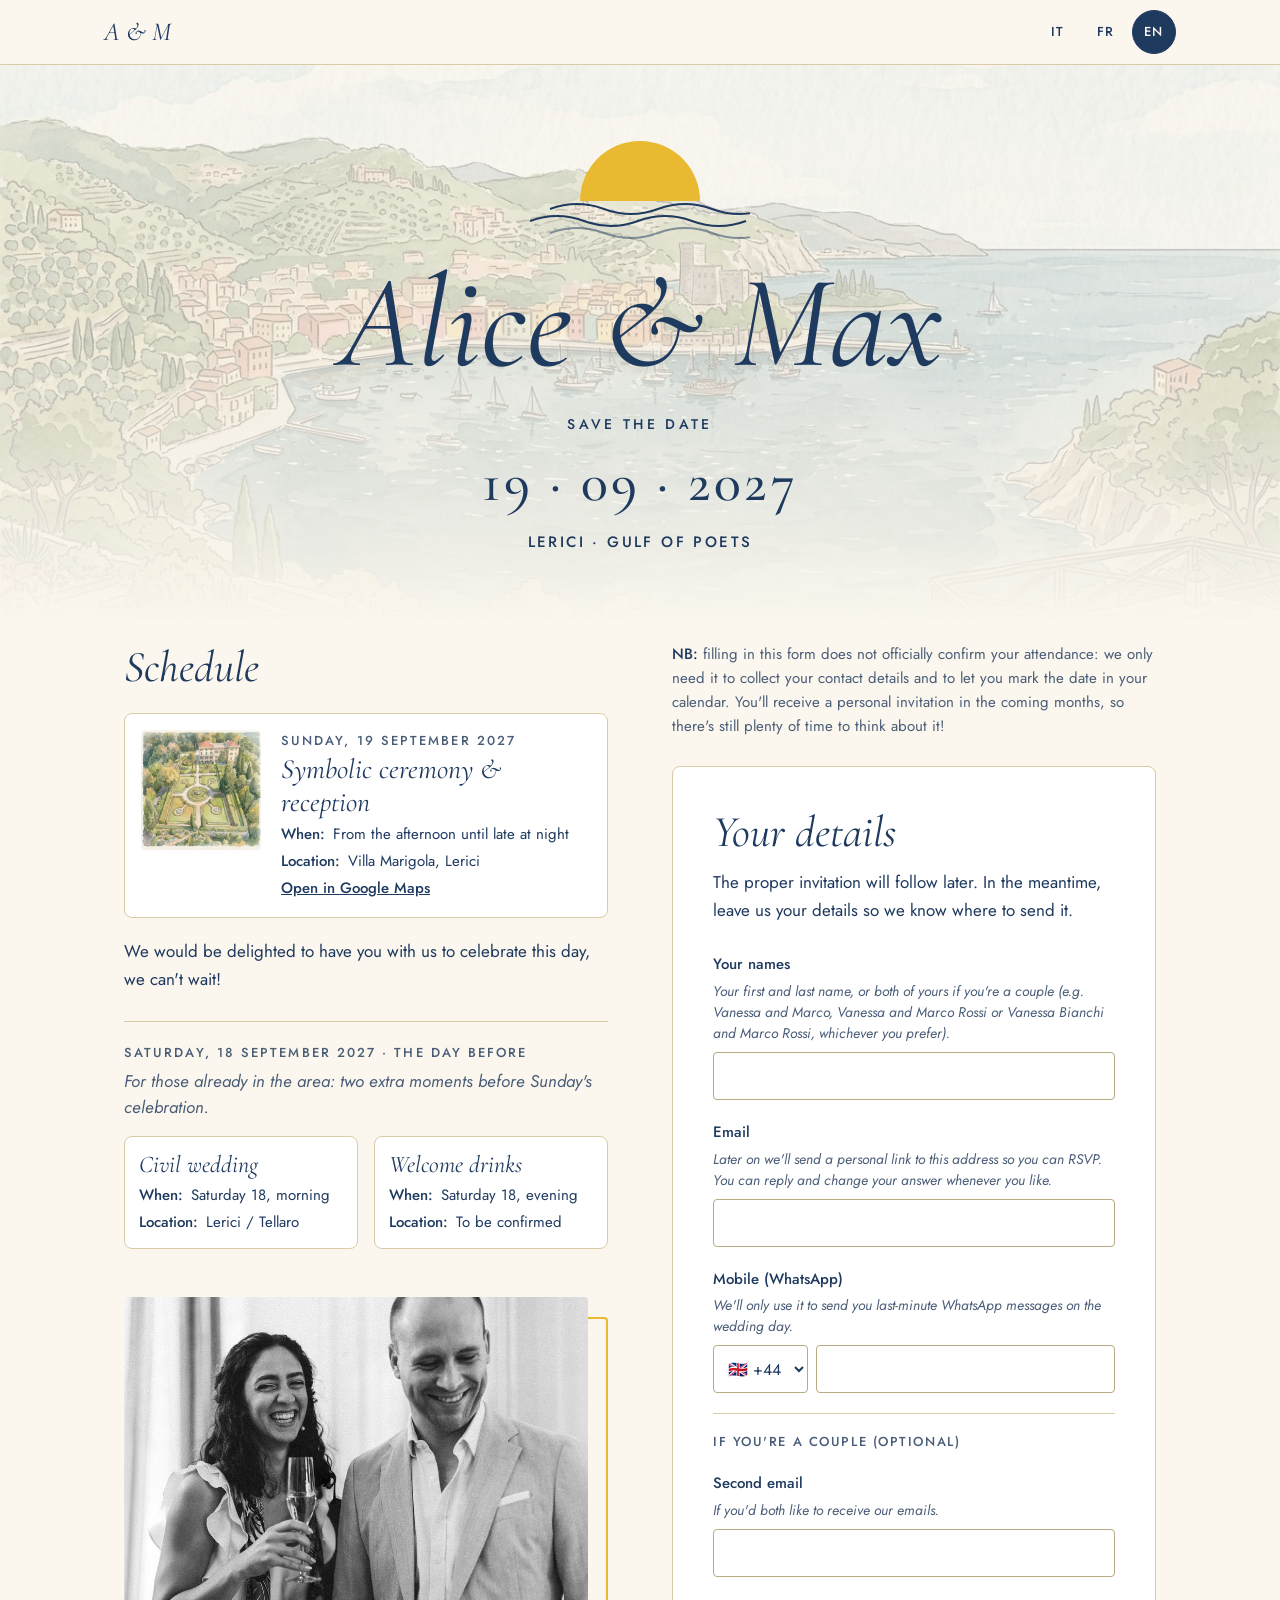
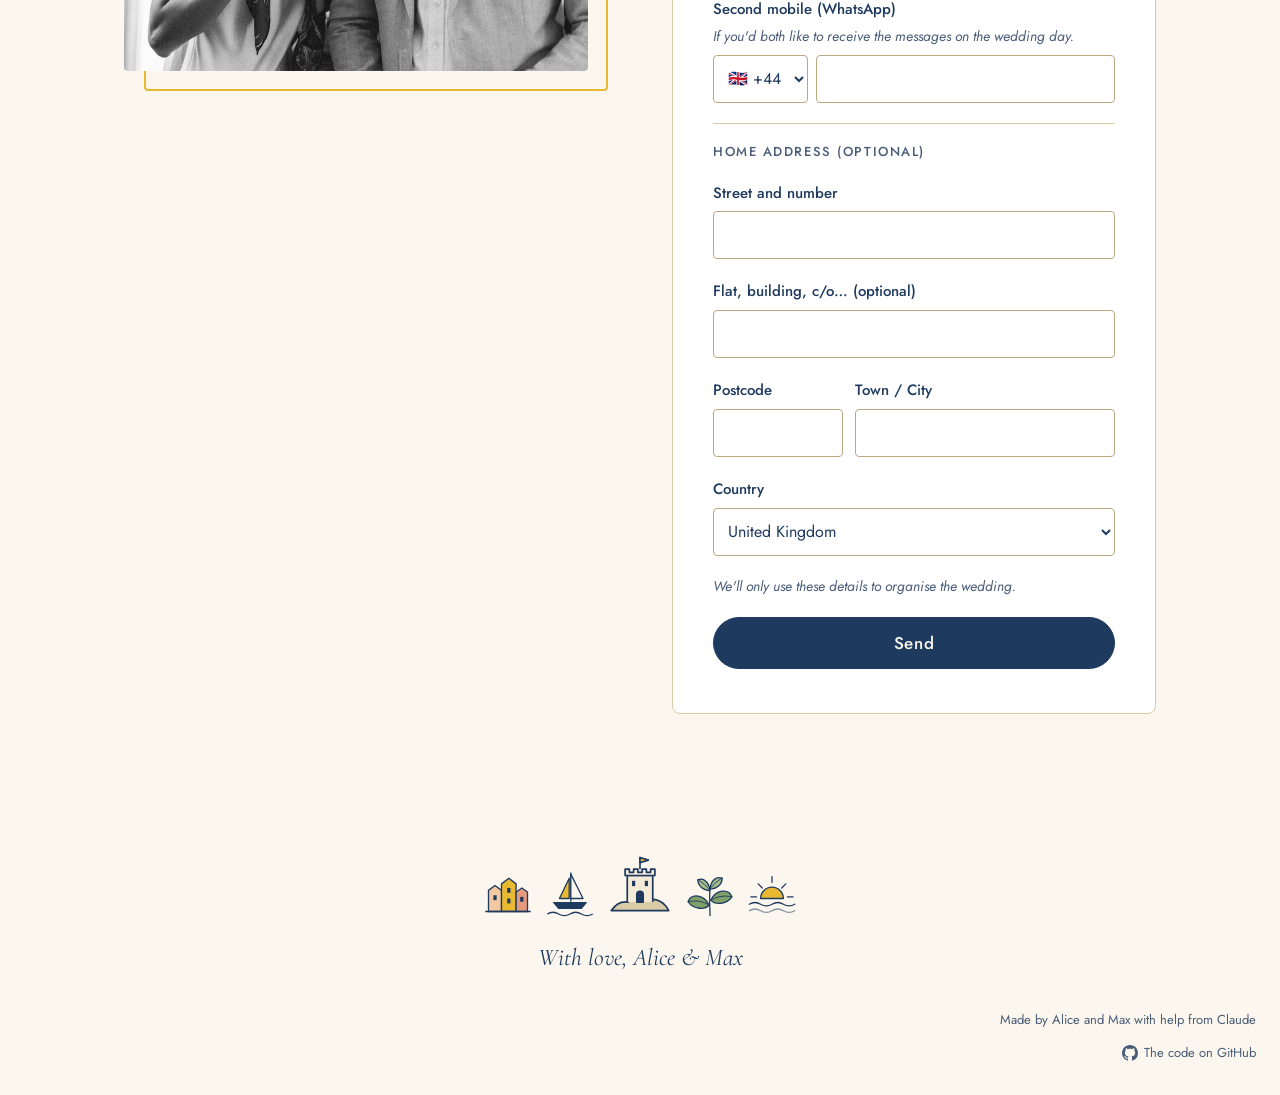
<file: index.html>
<!doctype html>
<html lang="it">
<head>
  <meta charset="utf-8">
  <meta name="viewport" content="width=device-width, initial-scale=1">
  <title>Alice &amp; Max · Save the date · 19.09.2027 · Lerici</title>
  <meta name="description" content="Alice & Max · Save the date · 19 settembre 2027 · Lerici">
  <meta name="theme-color" content="#FBF7EE">
  <link rel="icon" href="assets/favicon.svg" type="image/svg+xml">
  <link rel="preconnect" href="https://fonts.googleapis.com">
  <link rel="preconnect" href="https://fonts.gstatic.com" crossorigin>
  <link href="https://fonts.googleapis.com/css2?family=Cormorant+Garamond:ital,wght@0,400;0,500;1,400;1,500&family=Jost:wght@400;500&display=swap" rel="stylesheet">
  <link rel="stylesheet" href="css/style.css">
  <link rel="stylesheet" href="css/save-the-date.css">
</head>
<body>

<!-- =========================================================
     SAVE THE DATE — pagina provvisoria.
     Il sito completo (programma, viaggio, RSVP) è in sito-completo.html:
     per rimetterlo online vedi README.md, "Tornare al sito completo".
     ========================================================= -->

<!-- banda fissa in alto: le lingue restano a portata di mano anche scorrendo -->
<div class="std-bar">
  <header class="wrap top">
    <span class="mono" aria-label="Alice &amp; Max">A &amp; M</span>
    <div class="langs" role="group" aria-label="Lingua / Langue / Language">
      <button type="button" data-lang="it" aria-pressed="true">IT</button>
      <button type="button" data-lang="fr" aria-pressed="false">FR</button>
      <button type="button" data-lang="en" aria-pressed="false">EN</button>
    </div>
  </header>
</div>

<main>

  <!-- ======================= HERO (acquerello: css/style.css, sezione Hero) ======================= -->
  <section class="hero std-hero">
    <div class="wrap hero-inner">
      <svg width="220" height="120" viewBox="0 0 220 120" aria-hidden="true">
        <path d="M50 80 A60 60 0 0 1 170 80" fill="#E8B931"/>
        <path d="M20 88 Q47 78 74 88 T128 88 T182 88 T236 88" fill="none" stroke="#1F3A5F" stroke-width="2"/>
        <path d="M0 100 Q27 90 54 100 T108 100 T162 100 T216 100" fill="none" stroke="#1F3A5F" stroke-width="2"/>
        <path d="M20 112 Q47 102 74 112 T128 112 T182 112 T236 112" fill="none" stroke="#1F3A5F" stroke-width="2" opacity="0.5"/>
      </svg>
      <h1 class="names">Alice &amp; Max</h1>
      <div class="kicker std-kicker" data-i18n="kicker">Save the date</div>
      <div class="std-date">19 · 09 · 2027</div>
      <div class="place" data-i18n="place">Lerici · Golfo dei Poeti</div>
    </div>
  </section>

  <!-- ======================= PROGRAMMA + FOTO | CONTATTI ======================= -->
  <section class="wrap std" aria-labelledby="std-title">
    <div class="std-side">
      <!-- programma, per organizzare il viaggio: prima la festa, poi gli eventi del giorno prima -->
      <div class="std-events">
        <h2 data-i18n="eventsTitle">Programma</h2>
        <article class="std-event">
          <img src="assets/img/villa-marigola-giardino.jpg" width="800" height="793" alt="" data-i18n-alt="altVilla">
          <div>
            <div class="card-day" data-i18n="ev1Day">Domenica 19 settembre 2027</div>
            <h3 data-i18n="ev1Title">Cerimonia simbolica e ricevimento</h3>
            <dl class="facts">
              <div><dt data-i18n="labelWhen">Quando</dt><dd data-i18n="ev1When">Dal pomeriggio fino a tarda notte</dd></div>
              <div><dt data-i18n="labelPlace">Luogo</dt><dd>Villa Marigola, Lerici</dd></div>
            </dl>
            <a class="map-link" href="https://maps.app.goo.gl/RPm8QRS6ktQr2fqP8" target="_blank" rel="noopener" data-i18n="mapLink">Apri su Google Maps</a>
          </div>
        </article>

        <p class="std-joy" data-i18n="joyText">Saremmo felicissimi di avervi con noi a festeggiare questo giorno, non vediamo l'ora!</p>

        <!-- eventi collaterali, per chi è già in zona il giorno prima -->
        <div class="std-before">
          <div class="card-day" data-i18n="beforeDay">Sabato 18 settembre 2027 · Il giorno prima</div>
          <p class="std-before-note" data-i18n="beforeNote">Per chi è già in zona: due momenti in più, prima della festa di domenica.</p>
          <div class="std-before-events">
            <article class="std-mini">
              <h3 data-i18n="ev2Title">Matrimonio civile</h3>
              <dl class="facts">
                <div><dt data-i18n="labelWhen">Quando</dt><dd data-i18n="ev2When">Sabato 18, mattina</dd></div>
                <div><dt data-i18n="labelPlace">Luogo</dt><dd>Lerici / Tellaro</dd></div>
              </dl>
            </article>
            <article class="std-mini">
              <h3 data-i18n="ev3Title">Aperitivo di benvenuto</h3>
              <dl class="facts">
                <div><dt data-i18n="labelWhen">Quando</dt><dd data-i18n="ev3When">Sera</dd></div>
                <div><dt data-i18n="labelPlace">Luogo</dt><dd data-i18n="ev3Place">Da definire</dd></div>
              </dl>
            </article>
          </div>
        </div>
      </div>

      <figure class="std-photo">
        <img src="assets/img/alice-max.jpg" width="900" height="724" loading="lazy" alt="" data-i18n-alt="altPhoto">
      </figure>
    </div>

    <div class="std-main">
      <div class="std-message">
        <p class="std-nb"><strong data-i18n="nbLabel">NB:</strong> <span data-i18n="nbText">compilare questo modulo non conferma ufficialmente la vostra presenza: ci serve solo per raccogliere i vostri contatti e per farvi segnare la data sul calendario. Riceverete un invito personalizzato nei prossimi mesi, avete ancora tempo per pensarci!</span></p>
      </div>

      <div class="std-card">
        <div id="std-form-box">
          <h2 id="std-title" data-i18n="formTitle">I vostri contatti</h2>
          <p class="std-intro" data-i18n="intro">L'invito vero e proprio arriverà più avanti. Intanto lasciateci i vostri contatti, così sappiamo dove mandarvelo.</p>

          <form id="contact-form" class="stack" novalidate>
            <!-- trappola per i bot: invisibile alle persone -->
            <div class="hp" aria-hidden="true">
              <label for="website">Website</label>
              <input id="website" name="website" type="text" tabindex="-1" autocomplete="off">
            </div>

            <div class="field">
              <label for="name" data-i18n="nameLabel">I vostri nomi</label>
              <p id="name-help" class="help" data-i18n="nameHelp">Il tuo nome e cognome, oppure quelli di entrambi se siete in coppia (es. Vanessa e Marco, Vanessa e Marco Rossi oppure Vanessa Bianchi e Marco Rossi, come preferite).</p>
              <input id="name" name="name" type="text" maxlength="150" autocomplete="name" required aria-describedby="name-help name-error">
              <div id="name-error" class="error" role="alert" hidden></div>
            </div>

            <div class="field">
              <label for="email" data-i18n="emailLabel">Email</label>
              <p id="email-help" class="help" data-i18n="emailHelp">Più avanti vi manderemo qui un link personale per confermare la presenza. Potrete rispondere e cambiare la risposta quando volete.</p>
              <input id="email" name="email" type="email" maxlength="200" autocomplete="email" spellcheck="false" required aria-describedby="email-help email-error">
              <div id="email-error" class="error" role="alert" hidden></div>
            </div>

            <div class="field">
              <label for="phone1" data-i18n="phoneLabel">Cellulare (WhatsApp)</label>
              <p id="phone1-help" class="help" data-i18n="phoneHelp">Lo useremo solo per mandarvi messaggi dell'ultimo minuto su WhatsApp il giorno del matrimonio.</p>
              <div class="phone">
                <select id="cc1" class="cc" data-i18n-aria="ccLabel" aria-label="Prefisso del paese"></select>
                <input id="phone1" name="phone1" type="tel" maxlength="30" autocomplete="tel" inputmode="tel" required aria-describedby="phone1-help phone1-error">
              </div>
              <div id="phone1-error" class="error" role="alert" hidden></div>
            </div>

            <!-- campi facoltativi, per l'altra persona della coppia -->
            <fieldset class="optional">
              <legend data-i18n="optLegend">Se siete in coppia (facoltativo)</legend>

              <div class="field">
                <label for="email2" data-i18n="email2Label">Seconda email</label>
                <p id="email2-help" class="help" data-i18n="email2Help">Se volete ricevere entrambi le nostre email.</p>
                <input id="email2" name="email2" type="email" maxlength="200" autocomplete="off" spellcheck="false" aria-describedby="email2-help email2-error">
                <div id="email2-error" class="error" role="alert" hidden></div>
              </div>

              <div class="field">
                <label for="phone2" data-i18n="phone2Label">Secondo cellulare (WhatsApp)</label>
                <p id="phone2-help" class="help" data-i18n="phone2Help">Se volete ricevere entrambi i messaggi del giorno del matrimonio.</p>
                <div class="phone">
                  <select id="cc2" class="cc" data-i18n-aria="ccLabel" aria-label="Prefisso del paese"></select>
                  <input id="phone2" name="phone2" type="tel" maxlength="30" autocomplete="off" inputmode="tel" aria-describedby="phone2-help phone2-error">
                </div>
                <div id="phone2-error" class="error" role="alert" hidden></div>
              </div>
            </fieldset>

            <!-- indirizzo di casa: tutto facoltativo, ma chi comincia scrive via, CAP e città -->
            <fieldset class="optional">
              <legend data-i18n="addrLegend">Indirizzo di casa (facoltativo)</legend>

              <div class="field">
                <label for="street" data-i18n="streetLabel">Via e numero civico</label>
                <input id="street" name="street" type="text" maxlength="150" autocomplete="address-line1" aria-describedby="street-error">
                <div id="street-error" class="error" role="alert" hidden></div>
              </div>

              <div class="field">
                <label for="street2" data-i18n="street2Label">Scala, interno, presso… (facoltativo)</label>
                <input id="street2" name="street2" type="text" maxlength="150" autocomplete="address-line2">
              </div>

              <div class="addr-row">
                <div class="field addr-zip">
                  <label for="zip" data-i18n="zipLabel">CAP</label>
                  <input id="zip" name="zip" type="text" maxlength="12" autocomplete="postal-code" spellcheck="false" aria-describedby="zip-error">
                </div>
                <div class="field addr-city">
                  <label for="city" data-i18n="cityLabel">Città</label>
                  <input id="city" name="city" type="text" maxlength="100" autocomplete="address-level2" aria-describedby="city-error">
                </div>
              </div>
              <div id="zip-error" class="error" role="alert" hidden></div>
              <div id="city-error" class="error" role="alert" hidden></div>

              <div class="field">
                <label for="country" data-i18n="countryLabel">Paese</label>
                <select id="country" class="country" autocomplete="country"></select>
              </div>
            </fieldset>

            <p class="help privacy" data-i18n="privacy">Useremo questi dati solo per organizzare il matrimonio.</p>

            <div class="std-actions">
              <button type="button" id="cancel-btn" class="btn btn-ghost btn-wide" data-i18n="cancelEdit" hidden>Annulla</button>
              <button class="btn btn-wide" type="submit" id="send-btn" data-i18n="send">Invia</button>
            </div>
            <p id="send-wait" class="wait" role="status" data-i18n="slowWait" hidden>Un attimo, ci vuole qualche secondo…</p>
            <div id="send-error" class="error" role="alert" hidden></div>
          </form>

          <p id="demo-note" class="demo-note" data-i18n="demoNote" hidden>Modalità di prova: i dati non vengono inviati a nessuno.</p>
        </div>

        <!-- dopo l'invio, oppure tornando dallo stesso dispositivo: cosa è stato salvato -->
        <div id="std-thanks" class="std-thanks" hidden>
          <h2 id="thanks-title" tabindex="-1"></h2>
          <p id="thanks-body"></p>
          <p class="mail-hint" data-i18n="mailHint">Vi abbiamo mandato una mail di conferma. Non la trovate? Guardate nello spam o nelle promozioni e segnatela come «Non è spam»: così vi arriverà anche l'invito.</p>
          <div class="summary">
            <p data-i18n="summaryIntro">Ecco cosa abbiamo salvato:</p>
            <dl>
              <div><dt data-i18n="sumNames">Nomi</dt><dd id="sum-names"></dd></div>
              <div><dt data-i18n="sumEmail">Email</dt><dd id="sum-email"></dd></div>
              <div><dt data-i18n="sumPhones">Cellulari</dt><dd id="sum-phones"></dd></div>
              <div id="sum-address-row" hidden><dt data-i18n="sumAddress">Indirizzo</dt><dd id="sum-address"></dd></div>
            </dl>
          </div>
          <p class="help" data-i18n="editHint">Qualcosa non va? Potete correggere i dati quando volete.</p>
          <button type="button" id="edit-btn" class="btn btn-ghost" data-i18n="editBtn">Modifica i contatti</button>
        </div>
      </div>
    </div>
  </section>

</main>

<footer>
  <div class="symbols" aria-hidden="true">
    <!-- case colorate -->
    <svg viewBox="0 0 64 64"><g stroke="currentColor" stroke-width="1.6" stroke-linejoin="round"><path d="M8 56V30l8-6 8 6v26z" fill="#F2C9A0"/><path d="M24 56V22l9-7 9 7v34z" fill="#E8B931"/><path d="M42 56V32l7-5 7 5v24z" fill="#E59A7E"/><path d="M4 56h56" fill="none"/></g><g fill="currentColor"><rect x="14" y="36" width="4" height="6"/><rect x="31" y="27" width="4" height="6"/><rect x="31" y="40" width="4" height="6"/><rect x="47" y="38" width="4" height="6"/></g></svg>
    <!-- barca a vela -->
    <svg viewBox="0 0 64 64"><g stroke="currentColor" stroke-width="1.6" stroke-linejoin="round"><path d="M33 8v36" fill="none"/><path d="M33 10l15 30H33z" fill="#FBF7EE"/><path d="M31 15L19 40h12z" fill="#E8B931"/><path d="M12 45h40l-6 7H18z" fill="currentColor"/><path d="M4 59c5-3 9-3 14 0s9 3 14 0 9-3 14 0 9 3 14 0" fill="none"/></g></svg>
    <!-- castello di San Giorgio -->
    <svg viewBox="0 0 64 64" class="big"><g stroke="currentColor" stroke-width="1.6" stroke-linejoin="round"><path d="M5 57c4-6 10-9 16-8 4-5 14-6 20-2 6-2 14 2 18 10z" fill="#D9CBA6"/><path d="M20 49V24h24v25" fill="#F3EBD7"/><path d="M18 24V18h4v3h4v-3h4v3h4v-3h4v3h4v-3h4v6z" fill="#F3EBD7"/><path d="M29 49v-7a3 3 0 0 1 6 0v7z" fill="currentColor"/><path d="M32 18V7" fill="none"/><path d="M32 7l8 2.5-8 2.5z" fill="#E8B931"/></g><g fill="currentColor"><rect x="24.5" y="29" width="3" height="5"/><rect x="36.5" y="29" width="3" height="5"/></g></svg>
    <!-- basilico -->
    <svg viewBox="0 0 64 64"><g stroke="currentColor" stroke-width="1.6" stroke-linejoin="round" stroke-linecap="round"><path d="M32 61C32 52 31 42 32 26" fill="none"/><path d="M31 48C26 54 12 54 5 44C9 33 25 35 31 48z" fill="#7FA06A"/><path d="M33 42C38 48 52 48 59 38C55 27 39 29 33 42z" fill="#7FA06A"/><path d="M32 30C25 31 17 25 17 17C25 14 31 21 32 30z" fill="#A3BD8A"/><path d="M32 28C39 29 47 23 47 15C39 12 33 19 32 28z" fill="#A3BD8A"/><path d="M31 48C23 43 14 42 5 44M33 42C41 37 50 36 59 38M32 30C28 25 23 20 17 17M32 28C36 23 41 18 47 15" fill="none" stroke-width="1.1"/></g></svg>
    <!-- sole sul mare -->
    <svg viewBox="0 0 64 64"><g stroke="currentColor" stroke-width="1.6" stroke-linejoin="round" stroke-linecap="round"><path d="M18 40a14 14 0 0 1 28 0z" fill="#E8B931"/><path d="M32 20v-7M20 27l-5-5M44 27l5-5M13 38H6M51 38h7" fill="none"/><path d="M4 47c5-3 9-3 14 0s9 3 14 0 9-3 14 0 9 3 14 0" fill="none"/><path d="M4 55c5-3 9-3 14 0s9 3 14 0 9-3 14 0 9 3 14 0" fill="none" opacity=".55"/></g></svg>
  </div>
  <p data-i18n="footer">Con amore, Alice &amp; Max</p>
  <p class="credits" data-i18n="credits">Realizzato da Alice e Max con l'aiuto di Claude</p>
  <p class="credits"><a href="https://github.com/abiolchi/matrimonio-sito" target="_blank" rel="noopener">
    <svg viewBox="0 0 16 16" width="16" height="16" aria-hidden="true"><path fill="currentColor" d="M8 0C3.58 0 0 3.58 0 8c0 3.54 2.29 6.53 5.47 7.59.4.07.55-.17.55-.38 0-.19-.01-.82-.01-1.49-2.01.37-2.53-.49-2.69-.94-.09-.23-.48-.94-.82-1.13-.28-.15-.68-.52-.01-.53.63-.01 1.08.58 1.23.82.72 1.21 1.87.87 2.33.66.07-.52.28-.87.51-1.07-1.78-.2-3.64-.89-3.64-3.95 0-.87.31-1.59.82-2.15-.08-.2-.36-1.02.08-2.12 0 0 .67-.21 2.2.82.64-.18 1.32-.27 2-.27.68 0 1.36.09 2 .27 1.53-1.04 2.2-.82 2.2-.82.44 1.1.16 1.92.08 2.12.51.56.82 1.27.82 2.15 0 3.07-1.87 3.75-3.65 3.95.29.25.54.73.54 1.48 0 1.07-.01 1.93-.01 2.2 0 .21.15.46.55.38A8.013 8.013 0 0 0 16 8c0-4.42-3.58-8-8-8z"/></svg>
    <span data-i18n="sourceLink">Il codice su GitHub</span></a></p>
</footer>

<script src="js/config.js"></script>
<script src="js/save-the-date-i18n.js"></script>
<script src="js/save-the-date.js"></script>
</body>
</html>
</file>
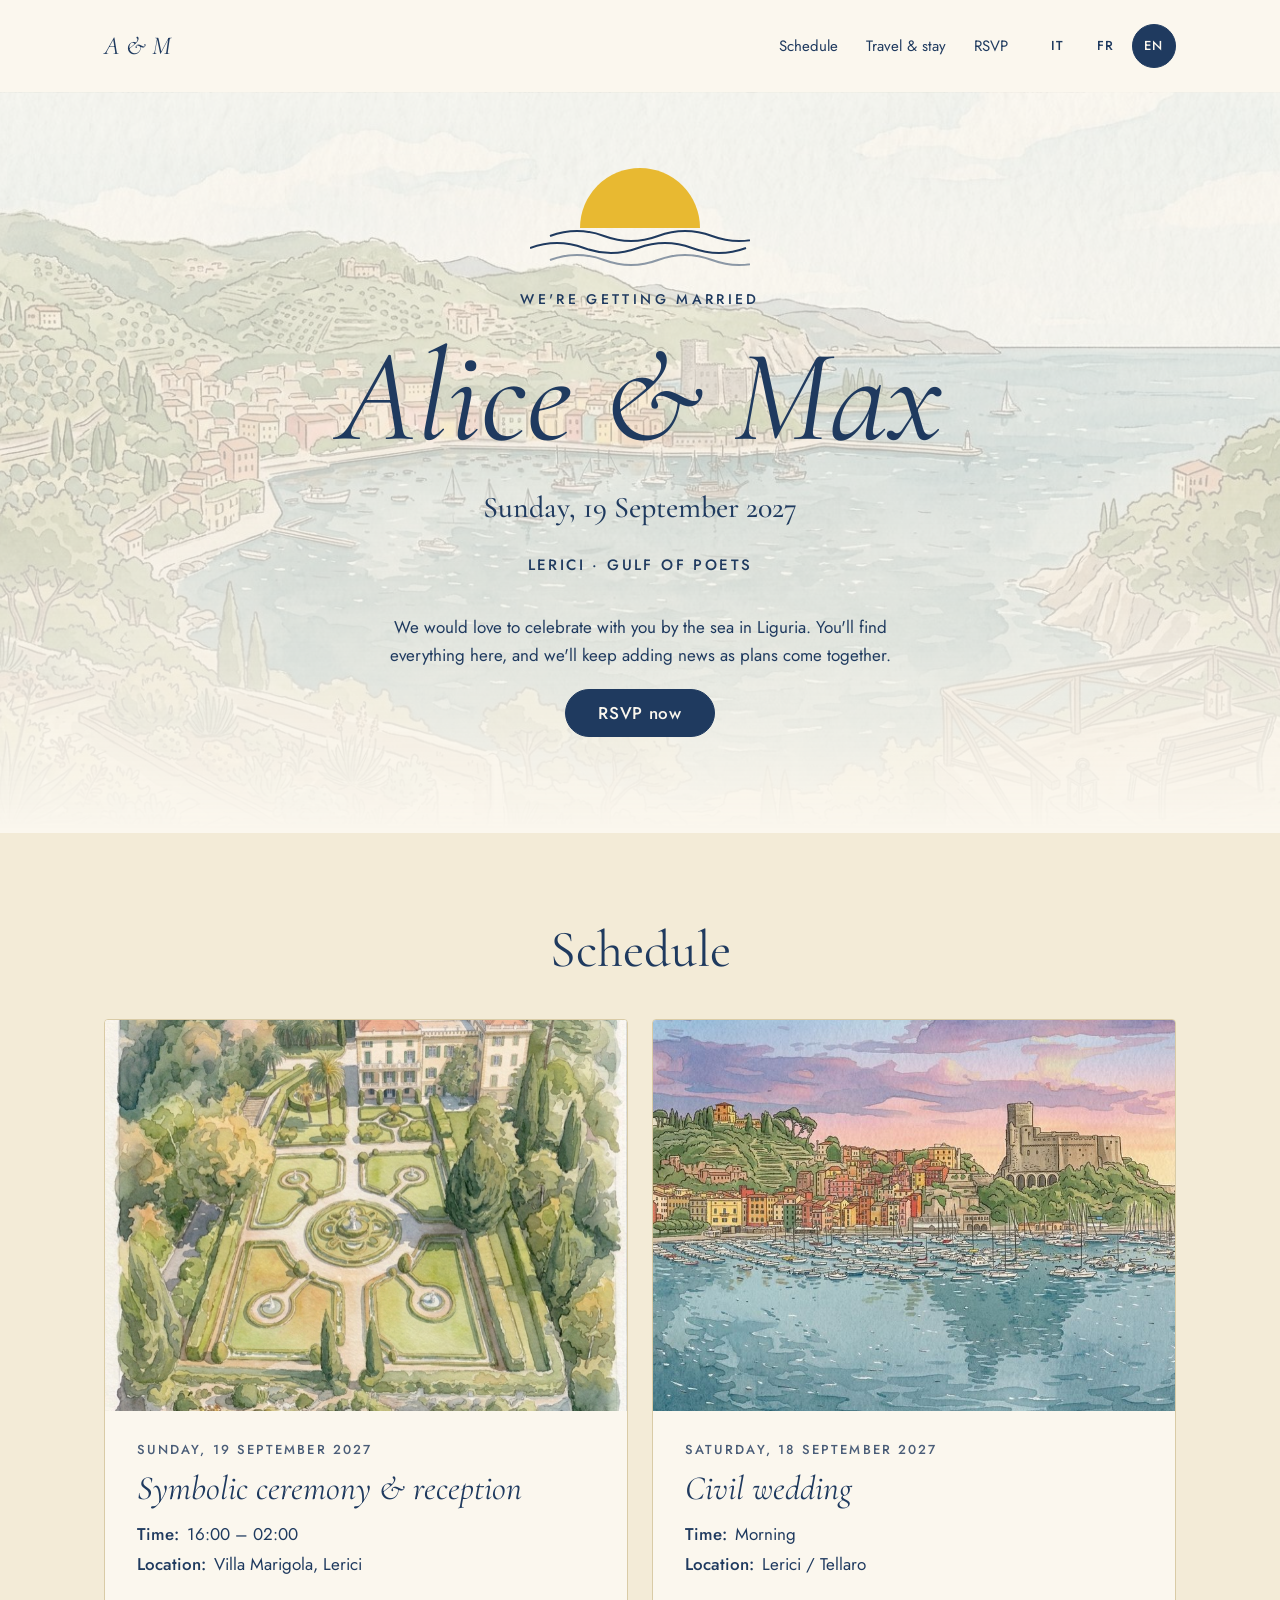
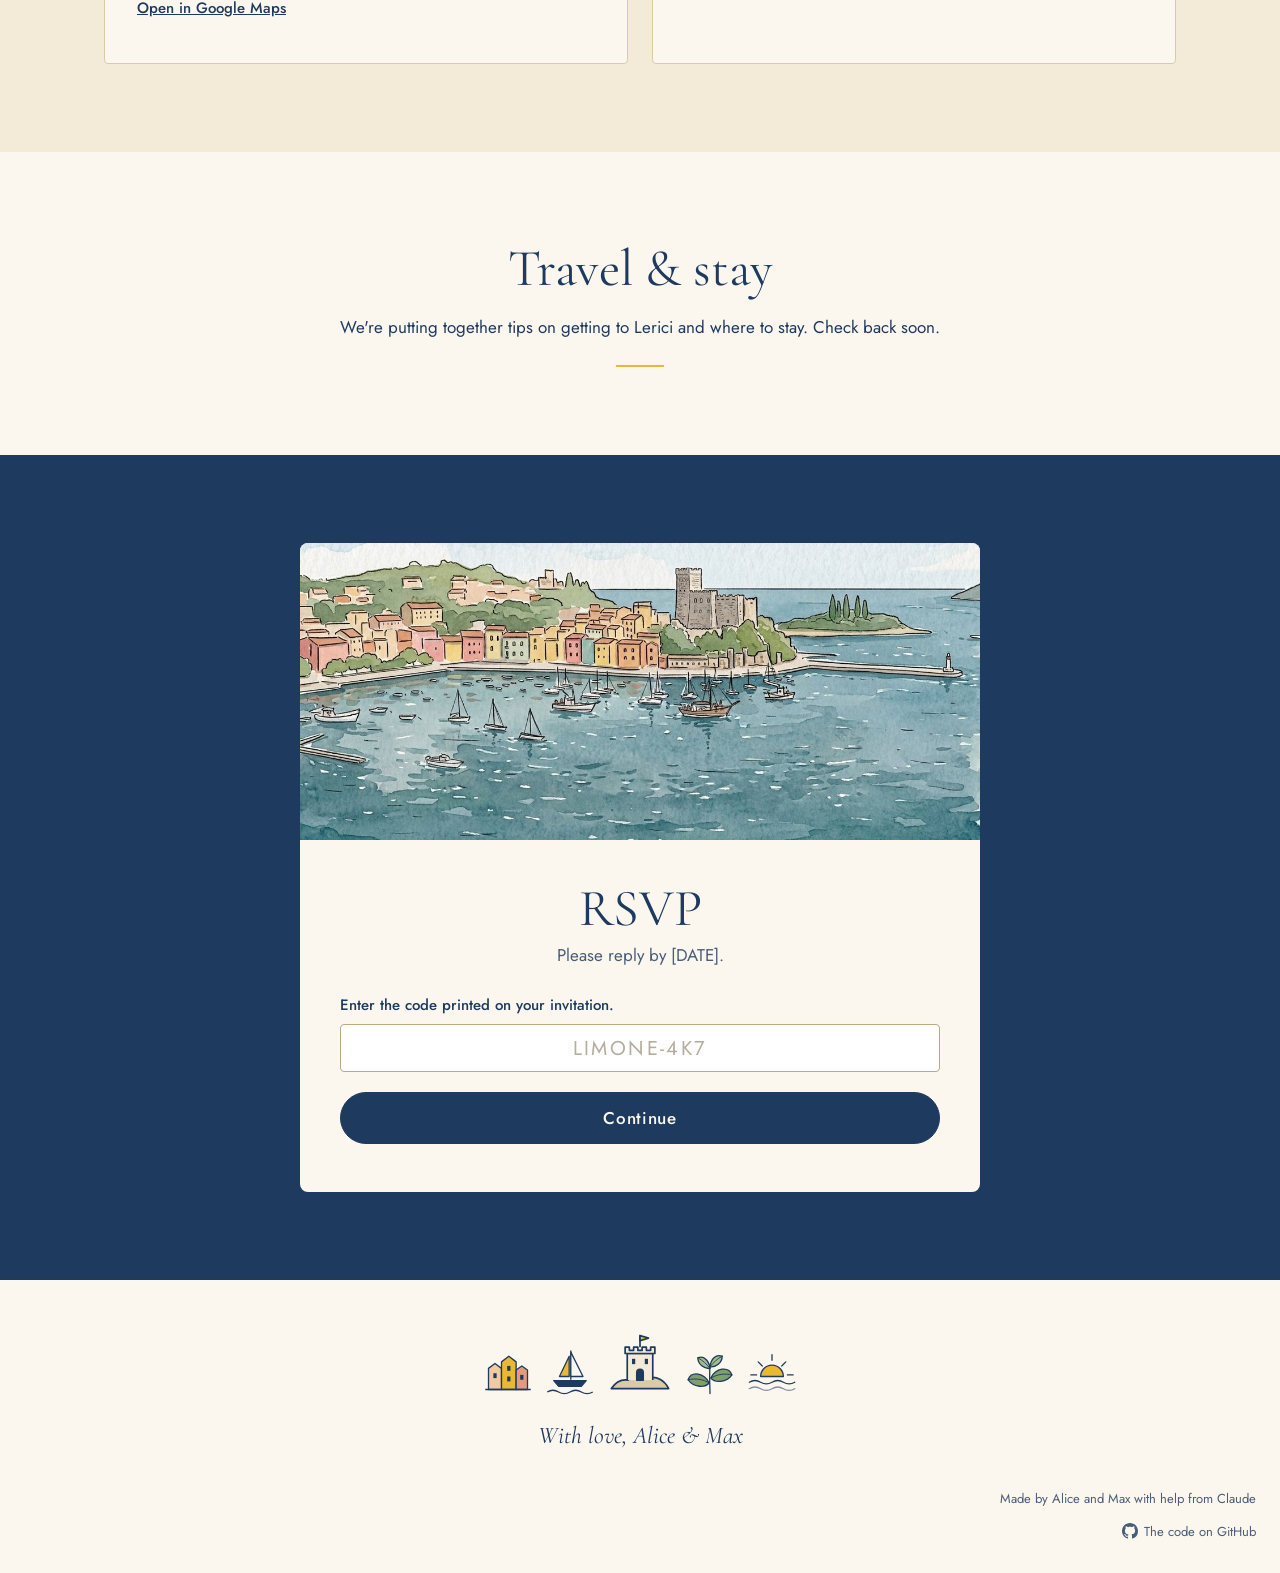
<file: sito-completo.html>
<!doctype html>
<html lang="it">
<head>
  <meta charset="utf-8">
  <meta name="viewport" content="width=device-width, initial-scale=1">
  <title>Alice &amp; Max · 19.09.2027 · Lerici</title>
  <meta name="description" content="Alice & Max · 19 settembre 2027 · Lerici">
  <meta name="theme-color" content="#FBF7EE">
  <link rel="icon" href="assets/favicon.svg" type="image/svg+xml">
  <link rel="preconnect" href="https://fonts.googleapis.com">
  <link rel="preconnect" href="https://fonts.gstatic.com" crossorigin>
  <link href="https://fonts.googleapis.com/css2?family=Cormorant+Garamond:ital,wght@0,400;0,500;1,400;1,500&family=Jost:wght@400;500&display=swap" rel="stylesheet">
  <link rel="stylesheet" href="css/style.css">
</head>
<body>

<header class="wrap top">
  <a class="mono" href="#top" aria-label="Alice &amp; Max">A &amp; M</a>
  <nav aria-label="Menu">
    <a href="#day" data-i18n="navDay">Programma</a>
    <a href="#travel" data-i18n="navTravel">Viaggio e alloggio</a>
    <a href="#rsvp" data-i18n="navRsvp">RSVP</a>
    <div class="langs" role="group" aria-label="Lingua / Langue / Language">
      <button type="button" data-lang="it" aria-pressed="true">IT</button>
      <button type="button" data-lang="fr" aria-pressed="false">FR</button>
      <button type="button" data-lang="en" aria-pressed="false">EN</button>
    </div>
  </nav>
</header>

<main id="top">

  <!-- ======================= HERO (acquerello: css/style.css, sezione Hero) ======================= -->
  <section class="hero">
    <div class="wrap hero-inner">
      <svg width="220" height="120" viewBox="0 0 220 120" aria-hidden="true">
        <path d="M50 80 A60 60 0 0 1 170 80" fill="#E8B931"/>
        <path d="M20 88 Q47 78 74 88 T128 88 T182 88 T236 88" fill="none" stroke="#1F3A5F" stroke-width="2"/>
        <path d="M0 100 Q27 90 54 100 T108 100 T162 100 T216 100" fill="none" stroke="#1F3A5F" stroke-width="2"/>
        <path d="M20 112 Q47 102 74 112 T128 112 T182 112 T236 112" fill="none" stroke="#1F3A5F" stroke-width="2" opacity="0.5"/>
      </svg>
      <div class="kicker" data-i18n="kicker">Ci sposiamo</div>
      <h1 class="names">Alice &amp; Max</h1>
      <div class="date" data-i18n="date">Domenica 19 settembre 2027</div>
      <div class="place" data-i18n="place">Lerici · Golfo dei Poeti</div>
      <p class="intro" data-i18n="intro">Saremmo felici di festeggiare con voi in riva al mare, in Liguria. Qui troverete tutte le informazioni, che aggiorneremo man mano.</p>
      <a class="btn" href="#rsvp" data-i18n="cta">Conferma la presenza</a>
    </div>
  </section>

  <!-- ======================= PROGRAMMA ======================= -->
  <section id="day" class="day">
    <div class="wrap">
      <h2 data-i18n="dayTitle">Programma</h2>
      <div class="cards">
        <article class="card">
          <img src="assets/img/villa-marigola-giardino.jpg" width="800" height="793" loading="lazy" alt="" data-i18n-alt="altVilla">
          <div class="card-body">
            <div class="card-day" data-i18n="ev1Day">Domenica 19 settembre 2027</div>
            <h3 class="title" data-i18n="ev1Title">Cerimonia simbolica e ricevimento</h3>
            <dl class="facts">
              <div><dt data-i18n="labelTime">Orario</dt><dd>16:00 – 02:00</dd></div>
              <div><dt data-i18n="labelPlace">Luogo</dt><dd>Villa Marigola, Lerici</dd></div>
            </dl>
            <a class="map-link" href="https://maps.app.goo.gl/RPm8QRS6ktQr2fqP8" target="_blank" rel="noopener" data-i18n="mapLink">Apri su Google Maps</a>
          </div>
        </article>
        <article class="card">
          <img src="assets/img/castello-lerici.jpg" width="800" height="796" loading="lazy" alt="" data-i18n-alt="altCastle">
          <div class="card-body">
            <div class="card-day" data-i18n="ev2Day">Sabato 18 settembre 2027</div>
            <h3 class="title" data-i18n="ev2Title">Matrimonio civile</h3>
            <dl class="facts">
              <div><dt data-i18n="labelTime">Orario</dt><dd data-i18n="ev2Time">Mattina</dd></div>
              <div><dt data-i18n="labelPlace">Luogo</dt><dd>Lerici / Tellaro</dd></div>
            </dl>
          </div>
        </article>
      </div>
    </div>
  </section>

  <!-- ======================= VIAGGIO ======================= -->
  <section id="travel" class="wrap travel">
    <h2 data-i18n="travelTitle">Viaggio e alloggio</h2>
    <p data-i18n="travelBody">Stiamo preparando consigli su come arrivare a Lerici e dove dormire. Torna presto a trovarci.</p>
    <div class="rule" aria-hidden="true"></div>
  </section>

  <!-- ======================= RSVP ======================= -->
  <section id="rsvp" class="rsvp">
    <div class="panel" id="rsvp-panel">

      <!-- Passo 1: codice dell'invito -->
      <div id="step-code">
        <img class="panel-cover" src="assets/img/lerici-porto.jpg" width="1200" height="670" loading="lazy" alt="" data-i18n-alt="altPort">
        <div class="panel-inner">
          <div class="panel-head">
            <h2>RSVP</h2>
            <p data-i18n="rsvpSub">Ti chiediamo di rispondere entro il [DATA].</p>
          </div>
          <form id="code-form" class="stack" novalidate>
            <div class="field">
              <label for="code" data-i18n="codeIntro">Inserisci il codice che trovi sul tuo invito.</label>
              <input id="code" name="code" type="text" autocomplete="off" autocapitalize="characters" spellcheck="false" placeholder="LIMONE-4K7" aria-describedby="code-error">
              <div id="code-error" class="error" role="alert" hidden></div>
            </div>
            <button class="btn btn-wide" type="submit" id="code-btn" data-i18n="codeBtn">Continua</button>
            <p id="code-wait" class="wait" role="status" data-i18n="slowWait" hidden>Un attimo, ci vuole qualche secondo…</p>
          </form>
          <div id="demo-note" class="demo-note" hidden>
            <span data-i18n="demoNote">Modalità di prova</span>
            <span id="demo-codes" class="demo-codes"></span>
          </div>
        </div>
      </div>

      <!-- Passo 2: modulo personalizzato -->
      <form id="rsvp-form" class="panel-inner" novalidate hidden>
        <div class="hello">
          <h2 id="hello" tabindex="-1"></h2>
          <p id="hello-sub"></p>
          <p id="already" class="note" hidden></p>
          <button type="button" id="not-me" class="link-btn" data-i18n="notMe">Non sei tu? Inserisci un altro codice</button>
        </div>

        <!-- trappola per i bot: invisibile alle persone -->
        <div class="hp" aria-hidden="true">
          <label for="website">Website</label>
          <input id="website" name="website" type="text" tabindex="-1" autocomplete="off">
        </div>

        <!-- Parte 1: domenica -->
        <section id="part1" class="part" aria-labelledby="q1">
          <div class="event">
            <img src="assets/img/villa-marigola-giardino.jpg" width="800" height="793" alt="" data-i18n-alt="altVilla">
            <div>
              <div class="part-label" data-i18n="part1">Parte 1</div>
              <h3 data-i18n="ev1Title">Cerimonia simbolica e ricevimento</h3>
              <dl class="facts">
                <div><dt data-i18n="labelDate">Data</dt><dd data-i18n="ev1Day">Domenica 19 settembre 2027</dd></div>
                <div><dt data-i18n="labelTime">Orario</dt><dd>16:00 – 02:00</dd></div>
                <div><dt data-i18n="labelPlace">Luogo</dt><dd>Villa Marigola, Lerici</dd></div>
              </dl>
              <a class="map-link" href="https://maps.app.goo.gl/RPm8QRS6ktQr2fqP8" target="_blank" rel="noopener" data-i18n="mapLink">Apri su Google Maps</a>
            </div>
          </div>
          <fieldset>
            <legend id="q1"></legend>
            <div id="rows-sun" class="people"></div>
            <!-- +1: solo per gli inviti con una persona; segnarlo qui vuol dire che viene domenica -->
            <div id="plus-box-sun" class="plus" hidden>
              <label class="check">
                <input type="checkbox" id="plus-on-sun">
                <span data-i18n="plusLabel">Porto un accompagnatore (+1)</span>
              </label>
              <div id="plus-fields-sun" class="field" hidden>
                <label for="plus-name-sun" data-i18n="plusNameLabel">Nome e cognome dell'accompagnatore</label>
                <input id="plus-name-sun" type="text" maxlength="100" autocomplete="off" aria-describedby="err-plus-sun">
                <div id="err-plus-sun" class="error" role="alert" data-i18n="errPlusName" hidden>Scrivi il nome dell'accompagnatore.</div>
              </div>
            </div>
          </fieldset>
          <div id="err-sun" class="error" role="alert" data-i18n="errAnswerAll" hidden>Rispondi per ogni persona.</div>
          <div class="actions">
            <button type="button" id="next-btn" class="btn btn-wide" data-i18n="next">Avanti</button>
            <button type="submit" id="send-btn-1" class="btn btn-wide" data-i18n="send" hidden>Invia</button>
          </div>
        </section>

        <!-- Parte 2: matrimonio civile di sabato (solo per chi è invitato al civile) -->
        <section id="part2" class="part" aria-labelledby="q2" hidden>
          <div class="event">
            <img src="assets/img/castello-lerici.jpg" width="800" height="796" alt="" data-i18n-alt="altCastle">
            <div>
              <div class="part-label" data-i18n="part2">Parte 2</div>
              <h3 data-i18n="ev2Title">Matrimonio civile</h3>
              <dl class="facts">
                <div><dt data-i18n="labelDate">Data</dt><dd data-i18n="ev2Day">Sabato 18 settembre 2027</dd></div>
                <div><dt data-i18n="labelTime">Orario</dt><dd data-i18n="ev2Time">Mattina</dd></div>
                <div><dt data-i18n="labelPlace">Luogo</dt><dd>Lerici / Tellaro</dd></div>
              </dl>
            </div>
          </div>
          <fieldset>
            <legend id="q2"></legend>
            <div id="rows-mon" class="people"></div>
            <!-- +1 solo per il civile: compare se non è stato segnato nella Parte 1 -->
            <div id="plus-box-mon" class="plus" hidden>
              <label class="check">
                <input type="checkbox" id="plus-on-mon">
                <span data-i18n="plusLabel">Porto un accompagnatore (+1)</span>
              </label>
              <div id="plus-fields-mon" class="field" hidden>
                <label for="plus-name-mon" data-i18n="plusNameLabel">Nome e cognome dell'accompagnatore</label>
                <input id="plus-name-mon" type="text" maxlength="100" autocomplete="off" aria-describedby="err-plus-mon">
                <div id="err-plus-mon" class="error" role="alert" data-i18n="errPlusName" hidden>Scrivi il nome dell'accompagnatore.</div>
              </div>
            </div>
          </fieldset>
          <div id="err-mon" class="error" role="alert" data-i18n="errAnswerAll" hidden>Rispondi per ogni persona.</div>
          <div class="actions">
            <button type="button" id="back-btn" class="btn btn-ghost" data-i18n="back">Indietro</button>
            <button type="submit" id="send-btn-2" class="btn btn-wide" data-i18n="send">Invia</button>
          </div>
        </section>

        <p id="send-wait" class="wait" role="status" data-i18n="slowWait" hidden>Un attimo, ci vuole qualche secondo…</p>
        <div id="send-error" class="error" role="alert" hidden></div>
      </form>

      <!-- Passo 3: grazie -->
      <div id="thanks" class="panel-inner thanks" hidden>
        <div class="symbols" aria-hidden="true">
          <!-- case colorate -->
          <svg viewBox="0 0 64 64"><g stroke="currentColor" stroke-width="1.6" stroke-linejoin="round"><path d="M8 56V30l8-6 8 6v26z" fill="#F2C9A0"/><path d="M24 56V22l9-7 9 7v34z" fill="#E8B931"/><path d="M42 56V32l7-5 7 5v24z" fill="#E59A7E"/><path d="M4 56h56" fill="none"/></g><g fill="currentColor"><rect x="14" y="36" width="4" height="6"/><rect x="31" y="27" width="4" height="6"/><rect x="31" y="40" width="4" height="6"/><rect x="47" y="38" width="4" height="6"/></g></svg>
          <!-- barca a vela -->
          <svg viewBox="0 0 64 64"><g stroke="currentColor" stroke-width="1.6" stroke-linejoin="round"><path d="M33 8v36" fill="none"/><path d="M33 10l15 30H33z" fill="#FBF7EE"/><path d="M31 15L19 40h12z" fill="#E8B931"/><path d="M12 45h40l-6 7H18z" fill="currentColor"/><path d="M4 59c5-3 9-3 14 0s9 3 14 0 9-3 14 0 9 3 14 0" fill="none"/></g></svg>
          <!-- castello di San Giorgio -->
          <svg viewBox="0 0 64 64" class="big"><g stroke="currentColor" stroke-width="1.6" stroke-linejoin="round"><path d="M5 57c4-6 10-9 16-8 4-5 14-6 20-2 6-2 14 2 18 10z" fill="#D9CBA6"/><path d="M20 49V24h24v25" fill="#F3EBD7"/><path d="M18 24V18h4v3h4v-3h4v3h4v-3h4v3h4v-3h4v6z" fill="#F3EBD7"/><path d="M29 49v-7a3 3 0 0 1 6 0v7z" fill="currentColor"/><path d="M32 18V7" fill="none"/><path d="M32 7l8 2.5-8 2.5z" fill="#E8B931"/></g><g fill="currentColor"><rect x="24.5" y="29" width="3" height="5"/><rect x="36.5" y="29" width="3" height="5"/></g></svg>
          <!-- basilico -->
          <svg viewBox="0 0 64 64"><g stroke="currentColor" stroke-width="1.6" stroke-linejoin="round" stroke-linecap="round"><path d="M32 61C32 52 31 42 32 26" fill="none"/><path d="M31 48C26 54 12 54 5 44C9 33 25 35 31 48z" fill="#7FA06A"/><path d="M33 42C38 48 52 48 59 38C55 27 39 29 33 42z" fill="#7FA06A"/><path d="M32 30C25 31 17 25 17 17C25 14 31 21 32 30z" fill="#A3BD8A"/><path d="M32 28C39 29 47 23 47 15C39 12 33 19 32 28z" fill="#A3BD8A"/><path d="M31 48C23 43 14 42 5 44M33 42C41 37 50 36 59 38M32 30C28 25 23 20 17 17M32 28C36 23 41 18 47 15" fill="none" stroke-width="1.1"/></g></svg>
          <!-- sole sul mare -->
          <svg viewBox="0 0 64 64"><g stroke="currentColor" stroke-width="1.6" stroke-linejoin="round" stroke-linecap="round"><path d="M18 40a14 14 0 0 1 28 0z" fill="#E8B931"/><path d="M32 20v-7M20 27l-5-5M44 27l5-5M13 38H6M51 38h7" fill="none"/><path d="M4 47c5-3 9-3 14 0s9 3 14 0 9-3 14 0 9 3 14 0" fill="none"/><path d="M4 55c5-3 9-3 14 0s9 3 14 0 9-3 14 0 9 3 14 0" fill="none" opacity=".55"/></g></svg>
        </div>
        <h2 id="thanks-title" tabindex="-1"></h2>
        <p id="thanks-body"></p>
        <figure>
          <img src="assets/img/matrimonio-villa.jpg" width="900" height="900" loading="lazy" alt="" data-i18n-alt="altWedding">
          <figcaption data-i18n="imgCaption">Questa immagine non rispecchia affatto la realtà</figcaption>
        </figure>
        <div class="actions thanks-actions">
          <button type="button" id="edit-btn" class="btn btn-ghost" data-i18n="editAnswers">Modifica le risposte</button>
          <a class="btn" href="#top" data-i18n="backHome">Torna alla home</a>
        </div>
      </div>

    </div>
  </section>

</main>

<footer>
  <div class="symbols" aria-hidden="true">
    <!-- case colorate -->
    <svg viewBox="0 0 64 64"><g stroke="currentColor" stroke-width="1.6" stroke-linejoin="round"><path d="M8 56V30l8-6 8 6v26z" fill="#F2C9A0"/><path d="M24 56V22l9-7 9 7v34z" fill="#E8B931"/><path d="M42 56V32l7-5 7 5v24z" fill="#E59A7E"/><path d="M4 56h56" fill="none"/></g><g fill="currentColor"><rect x="14" y="36" width="4" height="6"/><rect x="31" y="27" width="4" height="6"/><rect x="31" y="40" width="4" height="6"/><rect x="47" y="38" width="4" height="6"/></g></svg>
    <!-- barca a vela -->
    <svg viewBox="0 0 64 64"><g stroke="currentColor" stroke-width="1.6" stroke-linejoin="round"><path d="M33 8v36" fill="none"/><path d="M33 10l15 30H33z" fill="#FBF7EE"/><path d="M31 15L19 40h12z" fill="#E8B931"/><path d="M12 45h40l-6 7H18z" fill="currentColor"/><path d="M4 59c5-3 9-3 14 0s9 3 14 0 9-3 14 0 9 3 14 0" fill="none"/></g></svg>
    <!-- castello di San Giorgio -->
    <svg viewBox="0 0 64 64" class="big"><g stroke="currentColor" stroke-width="1.6" stroke-linejoin="round"><path d="M5 57c4-6 10-9 16-8 4-5 14-6 20-2 6-2 14 2 18 10z" fill="#D9CBA6"/><path d="M20 49V24h24v25" fill="#F3EBD7"/><path d="M18 24V18h4v3h4v-3h4v3h4v-3h4v3h4v-3h4v6z" fill="#F3EBD7"/><path d="M29 49v-7a3 3 0 0 1 6 0v7z" fill="currentColor"/><path d="M32 18V7" fill="none"/><path d="M32 7l8 2.5-8 2.5z" fill="#E8B931"/></g><g fill="currentColor"><rect x="24.5" y="29" width="3" height="5"/><rect x="36.5" y="29" width="3" height="5"/></g></svg>
    <!-- basilico -->
    <svg viewBox="0 0 64 64"><g stroke="currentColor" stroke-width="1.6" stroke-linejoin="round" stroke-linecap="round"><path d="M32 61C32 52 31 42 32 26" fill="none"/><path d="M31 48C26 54 12 54 5 44C9 33 25 35 31 48z" fill="#7FA06A"/><path d="M33 42C38 48 52 48 59 38C55 27 39 29 33 42z" fill="#7FA06A"/><path d="M32 30C25 31 17 25 17 17C25 14 31 21 32 30z" fill="#A3BD8A"/><path d="M32 28C39 29 47 23 47 15C39 12 33 19 32 28z" fill="#A3BD8A"/><path d="M31 48C23 43 14 42 5 44M33 42C41 37 50 36 59 38M32 30C28 25 23 20 17 17M32 28C36 23 41 18 47 15" fill="none" stroke-width="1.1"/></g></svg>
    <!-- sole sul mare -->
    <svg viewBox="0 0 64 64"><g stroke="currentColor" stroke-width="1.6" stroke-linejoin="round" stroke-linecap="round"><path d="M18 40a14 14 0 0 1 28 0z" fill="#E8B931"/><path d="M32 20v-7M20 27l-5-5M44 27l5-5M13 38H6M51 38h7" fill="none"/><path d="M4 47c5-3 9-3 14 0s9 3 14 0 9-3 14 0 9 3 14 0" fill="none"/><path d="M4 55c5-3 9-3 14 0s9 3 14 0 9-3 14 0 9 3 14 0" fill="none" opacity=".55"/></g></svg>
  </div>
  <p data-i18n="footer">Con amore, Alice &amp; Max</p>
  <p class="credits" data-i18n="credits">Realizzato da Alice e Max con l'aiuto di Claude</p>
  <p class="credits"><a href="https://github.com/abiolchi/matrimonio-sito" target="_blank" rel="noopener">
    <svg viewBox="0 0 16 16" width="16" height="16" aria-hidden="true"><path fill="currentColor" d="M8 0C3.58 0 0 3.58 0 8c0 3.54 2.29 6.53 5.47 7.59.4.07.55-.17.55-.38 0-.19-.01-.82-.01-1.49-2.01.37-2.53-.49-2.69-.94-.09-.23-.48-.94-.82-1.13-.28-.15-.68-.52-.01-.53.63-.01 1.08.58 1.23.82.72 1.21 1.87.87 2.33.66.07-.52.28-.87.51-1.07-1.78-.2-3.64-.89-3.64-3.95 0-.87.31-1.59.82-2.15-.08-.2-.36-1.02.08-2.12 0 0 .67-.21 2.2.82.64-.18 1.32-.27 2-.27.68 0 1.36.09 2 .27 1.53-1.04 2.2-.82 2.2-.82.44 1.1.16 1.92.08 2.12.51.56.82 1.27.82 2.15 0 3.07-1.87 3.75-3.65 3.95.29.25.54.73.54 1.48 0 1.07-.01 1.93-.01 2.2 0 .21.15.46.55.38A8.013 8.013 0 0 0 16 8c0-4.42-3.58-8-8-8z"/></svg>
    <span data-i18n="sourceLink">Il codice su GitHub</span></a></p>
</footer>

<script src="js/config.js"></script>
<script src="js/i18n.js"></script>
<script src="js/main.js"></script>
</body>
</html>
</file>
<file: css/style.css>
/* =========================================================
   Alice & Max · Lerici 2027 — stile "Limoni"
   I colori e i font principali sono tutti qui sotto in :root
   ========================================================= */

:root {
  --cream: #FBF7EE;      /* sfondo */
  --sand: #F3EBD7;       /* sezione "Programma" */
  --line: #D9CBA6;       /* bordi delle schede */
  --field: #B9A982;      /* bordi dei campi del modulo */
  --navy: #1F3A5F;       /* testo e pulsanti */
  --navy-dark: #132640;  /* hover */
  --navy-soft: #4A5D78;  /* testo secondario */
  --lemon: #E8B931;      /* accento (sole, linee) */
  --lemon-soft: #FBF0C9; /* sfondo messaggi */
  --error: #A3321F;

  --serif: 'Cormorant Garamond', Georgia, serif;
  --sans: 'Jost', system-ui, sans-serif;
}

* { box-sizing: border-box; }
html { scroll-behavior: smooth; }
@media (prefers-reduced-motion: reduce) { html { scroll-behavior: auto; } }

body {
  margin: 0;
  background: var(--cream);
  color: var(--navy);
  font-family: var(--sans);
  font-size: 17px;
  line-height: 1.65;
}

a { color: var(--navy); }
a:hover { color: var(--navy-dark); }
img { max-width: 100%; height: auto; display: block; }
input, textarea, button { font: inherit; }
:focus-visible { outline: 2px solid var(--navy); outline-offset: 2px; }
[hidden] { display: none !important; }

.wrap { max-width: 1120px; margin: 0 auto; padding: 0 24px; }

h1, h2, h3 { font-family: var(--serif); font-weight: 400; margin: 0; }
h2 { font-size: 52px; line-height: 1.1; }

/* ---------- Header ---------- */
.top {
  display: flex; flex-wrap: wrap; align-items: center; justify-content: space-between;
  gap: 16px; padding-top: 24px; padding-bottom: 24px;
  position: relative; z-index: 2;
}
.mono { font-family: var(--serif); font-size: 26px; font-style: italic; text-decoration: none; }
nav { display: flex; flex-wrap: wrap; align-items: center; gap: 28px; font-size: 15px; }
nav a { text-decoration: none; }

.langs { display: flex; gap: 4px; }
.langs button {
  min-width: 44px; height: 44px;
  border: 1px solid transparent; background: transparent; color: var(--navy);
  border-radius: 22px; font-weight: 500; font-size: 13px; letter-spacing: .08em; cursor: pointer;
}
.langs button[aria-pressed="true"] { border-color: var(--navy); background: var(--navy); color: var(--cream); }

/* ---------- Hero ----------
   ACQUERELLO DI LERICI: l'immagine è assets/img/lerici-golfo.jpg.
   Per cambiarla basta sostituire il file (stesso nome) o il percorso qui sotto.
   La trasparenza si regola con "opacity" (0.25–0.35 consigliato).
*/
.hero { position: relative; overflow: hidden; }
.hero::before {
  content: "";
  position: absolute; inset: 0; z-index: 0;
  opacity: .3;
  background-image: url("../assets/img/lerici-golfo.jpg");
  background-size: cover;
  background-position: center 40%;
  -webkit-mask-image: linear-gradient(to bottom, #000 50%, transparent 100%);
          mask-image: linear-gradient(to bottom, #000 50%, transparent 100%);
}
.hero-inner {
  position: relative; z-index: 1;
  padding-top: 56px; padding-bottom: 96px;
  display: flex; flex-direction: column; align-items: center; text-align: center; gap: 20px;
}
.kicker { font-size: 14px; letter-spacing: .24em; text-transform: uppercase; font-weight: 500; }
.names { font-style: italic; font-size: clamp(64px, 11vw, 132px); line-height: 1; }
.date { font-family: var(--serif); font-size: 30px; font-weight: 500; }
.place { font-size: 15px; letter-spacing: .16em; text-transform: uppercase; font-weight: 500; }
.intro { max-width: 560px; margin: 16px 0 0; }

.btn {
  display: inline-flex; align-items: center; justify-content: center;
  min-height: 48px; padding: 0 32px;
  background: var(--navy); color: var(--cream);
  border: 1px solid var(--navy); border-radius: 24px;
  text-decoration: none; font-weight: 500; letter-spacing: .04em; cursor: pointer;
}
.btn:hover { background: var(--navy-dark); color: var(--cream); }
.btn:disabled { opacity: .6; cursor: progress; }
.btn-wide { min-height: 52px; border-radius: 26px; }
.btn-ghost { background: transparent; color: var(--navy); }
.btn-ghost:hover { background: var(--sand); color: var(--navy); }

/* ---------- Programma ---------- */
.day { background: var(--sand); padding: 88px 0; }
.day h2 { text-align: center; margin-bottom: 40px; }
.cards { display: grid; grid-template-columns: repeat(auto-fit, minmax(280px, 1fr)); gap: 24px; }
.card {
  background: var(--cream); border: 1px solid var(--line); border-radius: 4px;
  overflow: hidden; display: flex; flex-direction: column;
}
.card img { width: 100%; aspect-ratio: 4 / 3; object-fit: cover; }
.card-body { padding: 28px 32px 32px; display: flex; flex-direction: column; gap: 8px; }
.card-day { font-size: 13px; letter-spacing: .16em; text-transform: uppercase; font-weight: 500; color: var(--navy-soft); }
.card .title { font-style: italic; font-size: 34px; line-height: 1.15; }

.facts { margin: 4px 0 0; display: grid; gap: 2px; }
.facts div { display: flex; flex-wrap: wrap; gap: 0 8px; }
.facts dt { font-weight: 500; }
.facts dt::after { content: ":"; }
.facts dd { margin: 0; }
.map-link { font-size: 15px; font-weight: 500; align-self: flex-start; padding: 10px 0; }

/* ---------- Viaggio ---------- */
.travel {
  max-width: 760px; padding-top: 88px; padding-bottom: 88px;
  text-align: center; display: flex; flex-direction: column; align-items: center; gap: 16px;
}
.travel p { margin: 0; }
.rule { width: 48px; height: 2px; background: var(--lemon); margin-top: 8px; }

/* ---------- RSVP: contenitore ---------- */
.rsvp { background: var(--navy); padding: 88px 24px; }
.panel {
  max-width: 680px; margin: 0 auto; background: var(--cream); border-radius: 8px;
  overflow: hidden; scroll-margin-top: 16px;
}
.panel-cover { width: 100%; aspect-ratio: 16 / 7; object-fit: cover; }
.panel-inner { padding: 40px 40px 48px; }
.panel-head { text-align: center; margin-bottom: 24px; }
.panel-head p { margin: 4px 0 0; color: var(--navy-soft); }

.stack { display: flex; flex-direction: column; gap: 20px; }
.field { display: flex; flex-direction: column; gap: 6px; }
.field label { font-size: 15px; font-weight: 500; }
.field input, .field textarea {
  min-height: 48px; padding: 0 14px;
  border: 1px solid var(--field); border-radius: 4px;
  background: #fff; color: var(--navy);
}
.field textarea { padding: 12px 14px; resize: vertical; }
.field input:focus, .field textarea:focus { outline: 2px solid var(--navy); outline-offset: 1px; }
#code { font-size: 20px; letter-spacing: .12em; text-transform: uppercase; text-align: center; }
#code::placeholder { color: #B5AE9E; letter-spacing: .12em; }

.error { font-size: 14px; color: var(--error); font-weight: 500; }
.wait { margin: 0; font-size: 14px; font-style: italic; color: var(--navy-soft); }

.demo-note {
  margin-top: 24px; padding: 14px 16px; border: 1px dashed var(--field); border-radius: 6px;
  font-size: 14px; color: var(--navy-soft); display: flex; flex-direction: column; gap: 8px;
}
.demo-codes { display: flex; flex-wrap: wrap; gap: 6px; }
.demo-codes button {
  min-height: 36px; padding: 0 12px; border: 1px solid var(--field); border-radius: 18px;
  background: #fff; color: var(--navy); font-size: 13px; letter-spacing: .06em; cursor: pointer;
}

/* trappola per i bot: fuori dallo schermo */
.hp { position: absolute; left: -9999px; width: 1px; height: 1px; overflow: hidden; }

/* ---------- RSVP: modulo personalizzato ---------- */
.hello { text-align: center; margin-bottom: 32px; }
.hello h2 { font-style: italic; font-size: 44px; line-height: 1.15; }
.hello h2:focus { outline: none; }
.hello p { margin: 6px 0 0; }
.note {
  background: var(--lemon-soft); border-radius: 6px; padding: 10px 14px; font-size: 15px;
}
.link-btn {
  margin-top: 8px; min-height: 44px; padding: 0 8px; border: 0; background: none;
  color: var(--navy-soft); text-decoration: underline; cursor: pointer; font-size: 14px;
}

.part { display: flex; flex-direction: column; gap: 24px; }
.event {
  display: grid; grid-template-columns: 140px minmax(0, 1fr); gap: 20px; align-items: start;
  padding-bottom: 24px; border-bottom: 1px solid var(--line);
}
.event img { width: 140px; aspect-ratio: 1; object-fit: cover; border-radius: 4px; }
.event h3 { font-style: italic; font-size: 30px; line-height: 1.15; margin-bottom: 4px; }
.event .facts { font-size: 15px; }
.part-label { font-size: 13px; letter-spacing: .16em; text-transform: uppercase; font-weight: 500; color: var(--navy-soft); }

fieldset { margin: 0; padding: 0; border: 0; min-width: 0; }
legend { padding: 0; margin-bottom: 14px; font-family: var(--serif); font-size: 24px; line-height: 1.3; font-weight: 500; }

.people { display: flex; flex-direction: column; gap: 10px; }
.person {
  display: flex; flex-wrap: wrap; align-items: center; justify-content: space-between; gap: 8px 16px;
  padding: 10px 14px; background: #fff; border: 1px solid var(--line); border-radius: 6px;
}
.person-name { font-weight: 500; font-size: 18px; }
.choice { display: flex; flex-wrap: wrap; gap: 8px; }
.choice label { position: relative; cursor: pointer; }
.choice input { position: absolute; inset: 0; opacity: 0; margin: 0; cursor: pointer; }
.choice span {
  display: inline-flex; align-items: center; min-height: 44px; padding: 0 18px;
  border: 1px solid var(--field); border-radius: 22px; background: var(--cream); font-size: 15px;
}
.choice input:checked + span { background: var(--navy); border-color: var(--navy); color: var(--cream); }
.choice input[value="no"]:checked + span { background: var(--navy-soft); border-color: var(--navy-soft); }
.choice input:focus-visible + span { outline: 2px solid var(--navy); outline-offset: 2px; }

/* +1 per chi è invitato da solo */
.plus { margin-top: 10px; display: flex; flex-direction: column; gap: 12px; }
.check { display: inline-flex; align-items: center; gap: 10px; min-height: 44px; cursor: pointer; font-weight: 500; }
.check input { width: 22px; height: 22px; margin: 0; accent-color: var(--navy); cursor: pointer; }
.check:has(input:disabled) { cursor: not-allowed; }
.check input:disabled, .check input:disabled + span { opacity: .4; cursor: not-allowed; }

/* messaggio sotto ogni persona, secondo la sua risposta */
.feedback {
  flex: 1 1 100%; margin: 2px 0 0; padding: 12px 14px; background: var(--lemon-soft); border-radius: 6px;
  font-weight: 500; line-height: 1.4;
}

.actions { display: flex; flex-wrap: wrap; justify-content: flex-end; gap: 12px; }
.actions .btn-wide { min-width: 180px; }
#send-error { margin-top: 16px; text-align: center; }

/* ---------- RSVP: grazie ---------- */
.thanks { text-align: center; display: flex; flex-direction: column; align-items: center; gap: 16px; }
.thanks h2 { font-style: italic; font-size: 42px; line-height: 1.15; }
.thanks h2:focus { outline: none; }
.thanks p { margin: 0; max-width: 480px; }
.thanks figure { margin: 8px 0 0; max-width: 420px; }
.thanks figure img { border-radius: 6px; }
.thanks figcaption { margin-top: 8px; font-size: 14px; font-style: italic; color: var(--navy-soft); }
.thanks-actions { justify-content: center; }

.symbols { display: flex; justify-content: center; align-items: flex-end; gap: 10px; color: var(--navy); }
.symbols svg { width: 52px; height: 52px; }
.symbols svg.big { width: 68px; height: 68px; }
@media (prefers-reduced-motion: no-preference) {
  .symbols svg { animation: rise .7s cubic-bezier(.2, .7, .3, 1) both; }
  .symbols svg:nth-child(2) { animation-delay: .08s; }
  .symbols svg:nth-child(3) { animation-delay: .16s; }
  .symbols svg:nth-child(4) { animation-delay: .24s; }
  .symbols svg:nth-child(5) { animation-delay: .32s; }
}
@keyframes rise { from { opacity: 0; transform: translateY(14px); } to { opacity: 1; transform: none; } }

/* ---------- Footer ---------- */
footer { padding: 48px 24px 20px; text-align: center; font-family: var(--serif); font-style: italic; font-size: 24px; }
footer .symbols { margin-bottom: 20px; }
footer p { margin: 0; }
.credits { margin-top: 32px; text-align: right; font-family: var(--sans); font-style: normal; font-size: 13px; color: var(--navy-soft); }
.credits + .credits { margin-top: 0; }
.credits a { display: inline-flex; align-items: center; gap: 6px; min-height: 44px; color: inherit; text-decoration: none; }
.credits a:hover span { text-decoration: underline; }

/* ---------- Telefono ---------- */
@media (max-width: 560px) {
  h2 { font-size: 42px; }
  nav { gap: 16px; }
  .rsvp { padding: 56px 12px; }
  .panel-inner { padding: 28px 18px 36px; }
  .hello h2, .thanks h2 { font-size: 36px; }
  .event { grid-template-columns: 88px minmax(0, 1fr); gap: 14px; }
  .event img { width: 88px; }
  .event h3 { font-size: 24px; }
  .actions { justify-content: stretch; }
  .actions .btn { flex: 1 1 auto; }
  .symbols { gap: 4px; }
  .symbols svg { width: 44px; height: 44px; }
  .symbols svg.big { width: 56px; height: 56px; }
}
</file>
<file: css/save-the-date.css>
/* =========================================================
   Save the date — si carica DOPO css/style.css e ne riusa
   colori, font, pulsanti e campi. Qui solo quello che è nuovo.
   ========================================================= */

/* ---------- Banda fissa in alto (A & M + lingue) ---------- */
.std-bar {
  position: sticky; top: 0; z-index: 10;
  background: rgba(251, 247, 238, .94); /* --cream, appena trasparente */
  -webkit-backdrop-filter: blur(6px); backdrop-filter: blur(6px);
  border-bottom: 1px solid var(--line);
}
.std-bar .top { padding-top: 10px; padding-bottom: 10px; flex-wrap: nowrap; }
/* quando la pagina scorre fino a un campo (errore, "Modifica i contatti"), la banda non lo copre */
html { scroll-padding-top: 88px; }

/* ---------- Hero ---------- */
.std-hero .hero-inner { padding-bottom: 72px; gap: 16px; }
.std-kicker { margin-top: 8px; }
.std-date {
  font-family: var(--serif); font-weight: 500;
  font-size: clamp(36px, 6vw, 56px); line-height: 1.1; letter-spacing: .06em;
}

/* ---------- Foto + modulo ---------- */
.std {
  display: grid; grid-template-columns: minmax(0, 1fr) minmax(0, 1fr);
  gap: 64px; align-items: start;
  max-width: 1080px; padding-top: 16px; padding-bottom: 88px;
}

/* colonna di sinistra: programma, poi la foto */
.std-side { display: flex; flex-direction: column; gap: 48px; min-width: 0; }
.std-events { display: flex; flex-direction: column; gap: 16px; }
.std-events h2 { font-style: italic; font-size: 44px; line-height: 1.15; margin-bottom: 4px; }
.std-event {
  display: grid; grid-template-columns: 120px minmax(0, 1fr); gap: 20px; align-items: start;
  background: #fff; border: 1px solid var(--line); border-radius: 8px; padding: 16px;
}
.std-event img { width: 120px; aspect-ratio: 1; object-fit: cover; border-radius: 4px; }
.std-event h3 { font-style: italic; font-size: 28px; line-height: 1.15; margin: 2px 0 4px; }
.std-event .facts { font-size: 15px; }

/* eventi collaterali del sabato: uno di fianco all'altro, sotto la festa */
.std-before { margin-top: 12px; padding-top: 20px; border-top: 1px solid var(--line); display: flex; flex-direction: column; gap: 6px; }
.std-before-note { margin: 0 0 10px; font-style: italic; color: var(--navy-soft); line-height: 1.5; }
.std-before-events { display: grid; grid-template-columns: repeat(2, minmax(0, 1fr)); gap: 16px; }
.std-mini {
  display: flex; flex-direction: column; gap: 4px;
  background: #fff; border: 1px solid var(--line); border-radius: 8px; padding: 14px;
}
.std-mini h3 { font-style: italic; font-size: 24px; line-height: 1.15; }
.std-mini .facts { font-size: 15px; margin: 0; }
.std-mini .map-link { padding-bottom: 0; }

/* la frase sotto la festa di domenica */
.std-joy { margin: 4px 0 0; line-height: 1.6; }

/* colonna di destra: il NB per gli invitati, poi il modulo */
.std-main { display: flex; flex-direction: column; gap: 28px; min-width: 0; }
.std-message p { margin: 0; line-height: 1.6; }
.std-nb { font-size: 15px; color: var(--navy-soft); }
.std-nb strong { font-weight: 500; color: var(--navy); }

/* foto in bianco e nero con una cornice gialla spostata */
.std-photo { position: relative; margin: 0 20px 20px 0; }
.std-photo::before {
  content: ""; position: absolute; inset: 0;
  transform: translate(20px, 20px);
  border: 2px solid var(--lemon); border-radius: 4px;
}
.std-photo img { position: relative; width: 100%; border-radius: 4px; }

.std-card {
  background: #fff; border: 1px solid var(--line); border-radius: 8px;
  padding: 40px 40px 44px;
}
.std-card h2 { font-style: italic; font-size: 44px; line-height: 1.15; }
.std-intro { margin: 10px 0 28px; }

.help { margin: 0; font-size: 14px; line-height: 1.5; color: var(--navy-soft); }
/* descrizione di un campo: in corsivo, tra l'etichetta e la casella */
.field .help { font-style: italic; margin: -2px 0 2px; }
.privacy { font-style: italic; }

/* prefisso + numero sulla stessa riga */
.phone { display: flex; gap: 8px; }
.phone input { flex: 1 1 auto; min-width: 0; }
.cc {
  flex: 0 0 auto; min-height: 48px; padding: 0 10px;
  border: 1px solid var(--field); border-radius: 4px;
  background: #fff; color: var(--navy); font: inherit; font-size: 16px; cursor: pointer;
}
.cc:focus { outline: 2px solid var(--navy); outline-offset: 1px; }

/* campi facoltativi raggruppati, separati da una linea */
.optional { display: flex; flex-direction: column; gap: 20px; padding-top: 20px; border-top: 1px solid var(--line); }
.optional legend {
  float: left; width: 100%; margin: 0;
  font-family: var(--sans); font-size: 13px; letter-spacing: .12em; text-transform: uppercase; font-weight: 500;
  color: var(--navy-soft);
}
.field input[aria-invalid="true"] { border-color: var(--error); }

/* indirizzo: CAP stretto e città sulla stessa riga; il paese come gli altri menu */
.addr-row { display: grid; grid-template-columns: minmax(0, 1fr) minmax(0, 2fr); gap: 12px; }
.country {
  min-height: 48px; padding: 0 10px; width: 100%;
  border: 1px solid var(--field); border-radius: 4px;
  background: #fff; color: var(--navy); font: inherit; font-size: 16px; cursor: pointer;
}
.country:focus { outline: 2px solid var(--navy); outline-offset: 1px; }

.std-actions { display: flex; flex-wrap: wrap; gap: 12px; }
.std-actions .btn { flex: 1 1 160px; }
#send-error { text-align: center; }
.demo-note { margin-bottom: 0; }

/* ---------- Grazie / contatti già salvati ---------- */
.std-thanks { text-align: center; display: flex; flex-direction: column; align-items: center; gap: 16px; padding: 24px 0 0; }
.std-thanks h2:focus { outline: none; }
.std-thanks p { margin: 0; max-width: 420px; overflow-wrap: anywhere; }
/* la mail di conferma e lo spam: in evidenza, come un post-it giallo */
.std-thanks .mail-hint {
  max-width: none; align-self: stretch; text-align: left;
  background: #fdf3cf; border-left: 3px solid var(--lemon); border-radius: 4px;
  padding: 12px 14px; font-size: 15px; line-height: 1.5;
}

.summary {
  align-self: stretch; text-align: left;
  background: var(--cream); border: 1px solid var(--line); border-radius: 6px; padding: 16px 18px;
}
.summary > p { font-weight: 500; margin-bottom: 10px; }
.summary dl { margin: 0; display: grid; gap: 10px; }
.summary dt { font-size: 13px; letter-spacing: .12em; text-transform: uppercase; font-weight: 500; color: var(--navy-soft); }
.summary dd { margin: 0; overflow-wrap: anywhere; }
.summary dd span { display: block; }

/* ---------- Tablet e telefono: foto sopra il modulo ---------- */
@media (max-width: 860px) {
  .std { grid-template-columns: minmax(0, 1fr); gap: 40px; max-width: 620px; }
}
@media (max-width: 560px) {
  .std { padding-left: 16px; padding-right: 16px; padding-bottom: 56px; }
  .std-photo { margin: 0 14px 14px 0; }
  .std-photo::before { transform: translate(14px, 14px); }
  .std-card { padding: 28px 18px 32px; }
  .std-card h2, .std-events h2 { font-size: 36px; }
  .std-event { grid-template-columns: 88px minmax(0, 1fr); gap: 14px; padding: 14px; }
  .std-event img { width: 88px; }
  .std-event h3 { font-size: 24px; }
  .std-before-events { gap: 10px; }
  .std-mini { padding: 10px; }
  .std-mini h3 { font-size: 21px; }
  .std-mini .facts div { flex-direction: column; }
}
</file>
